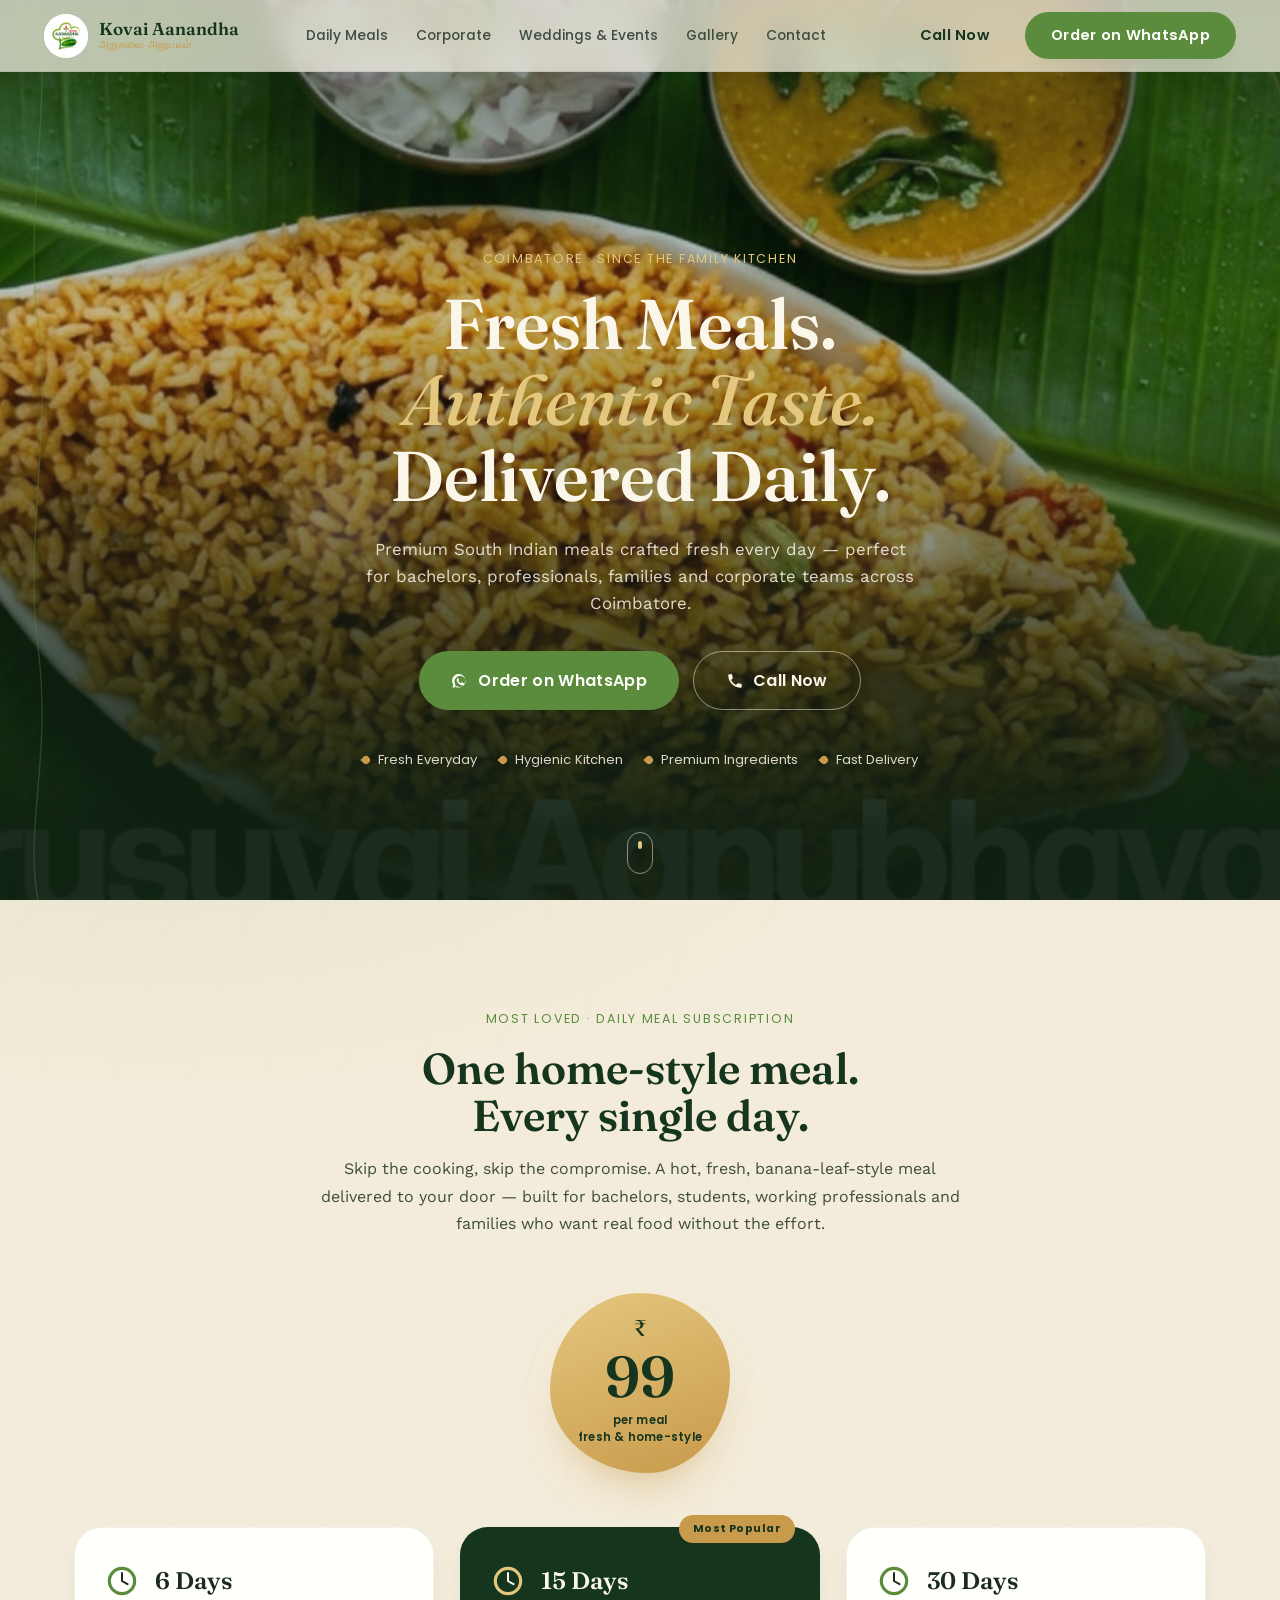
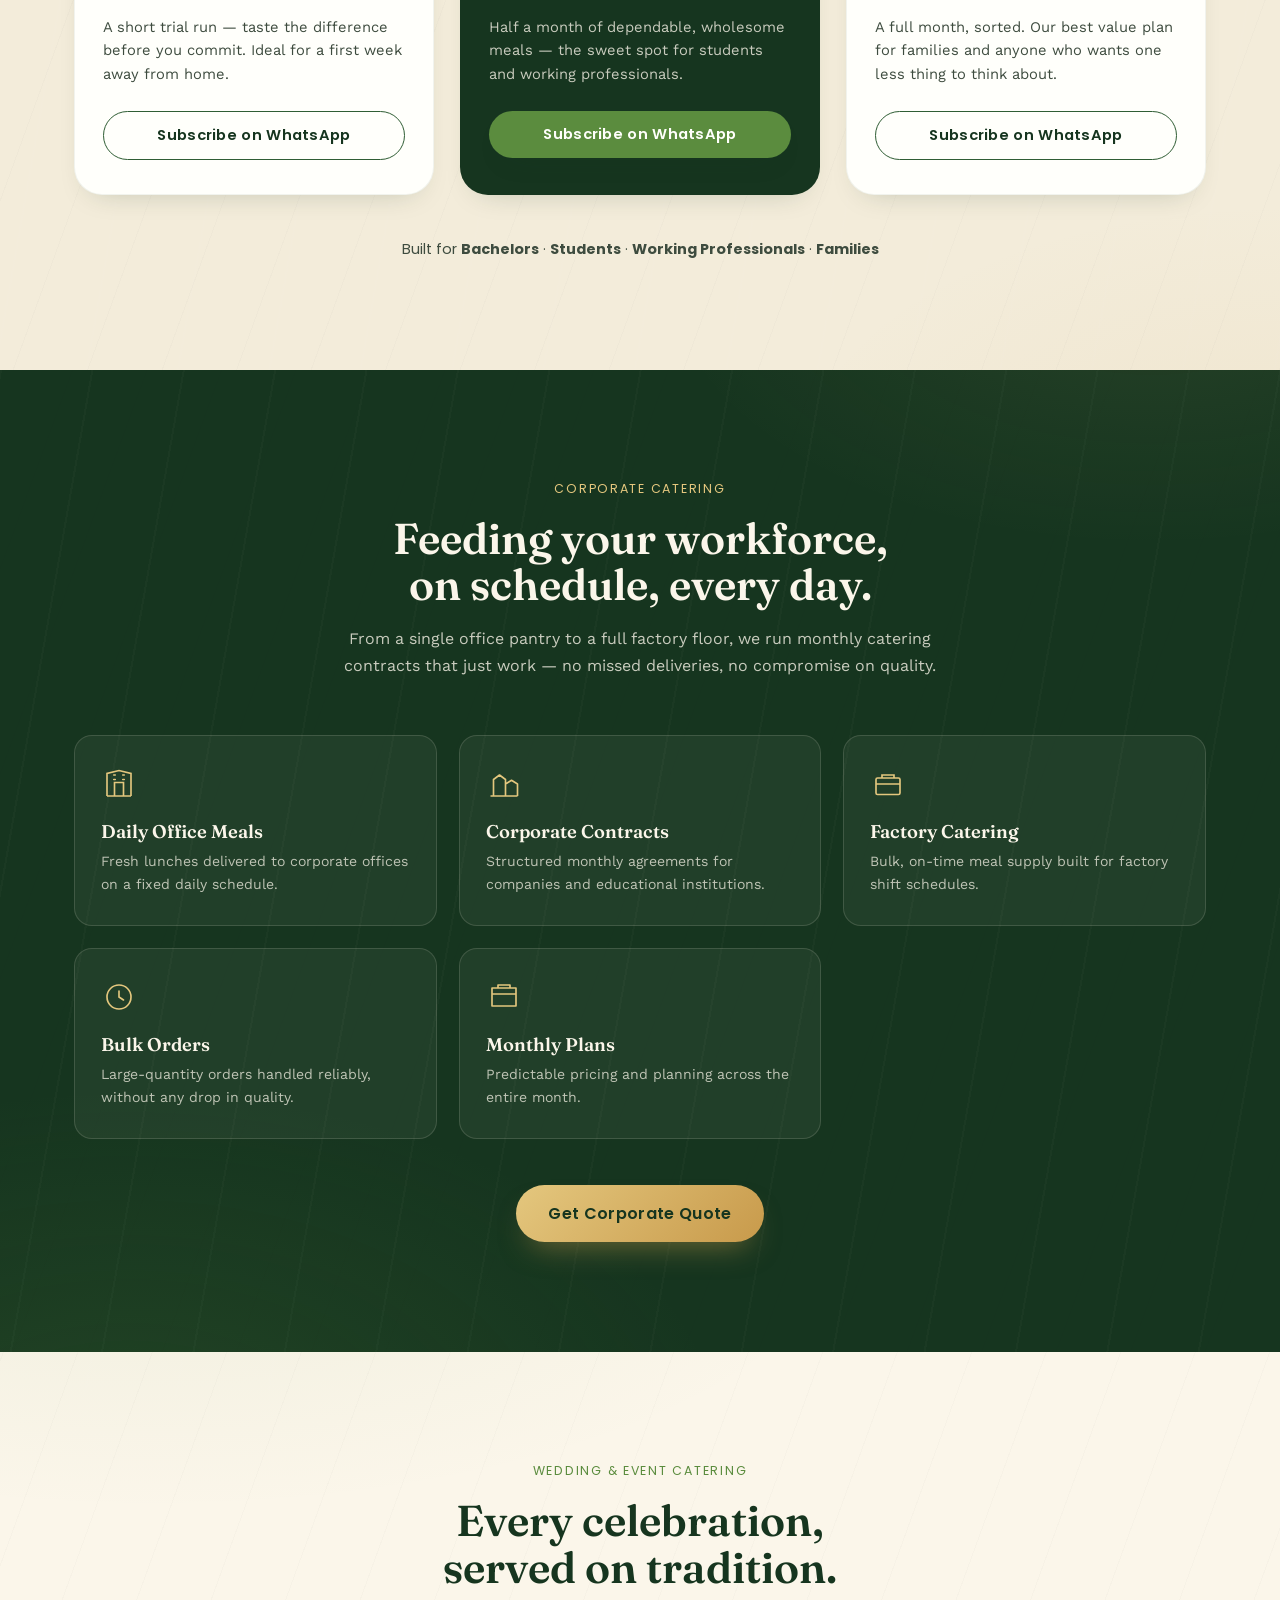
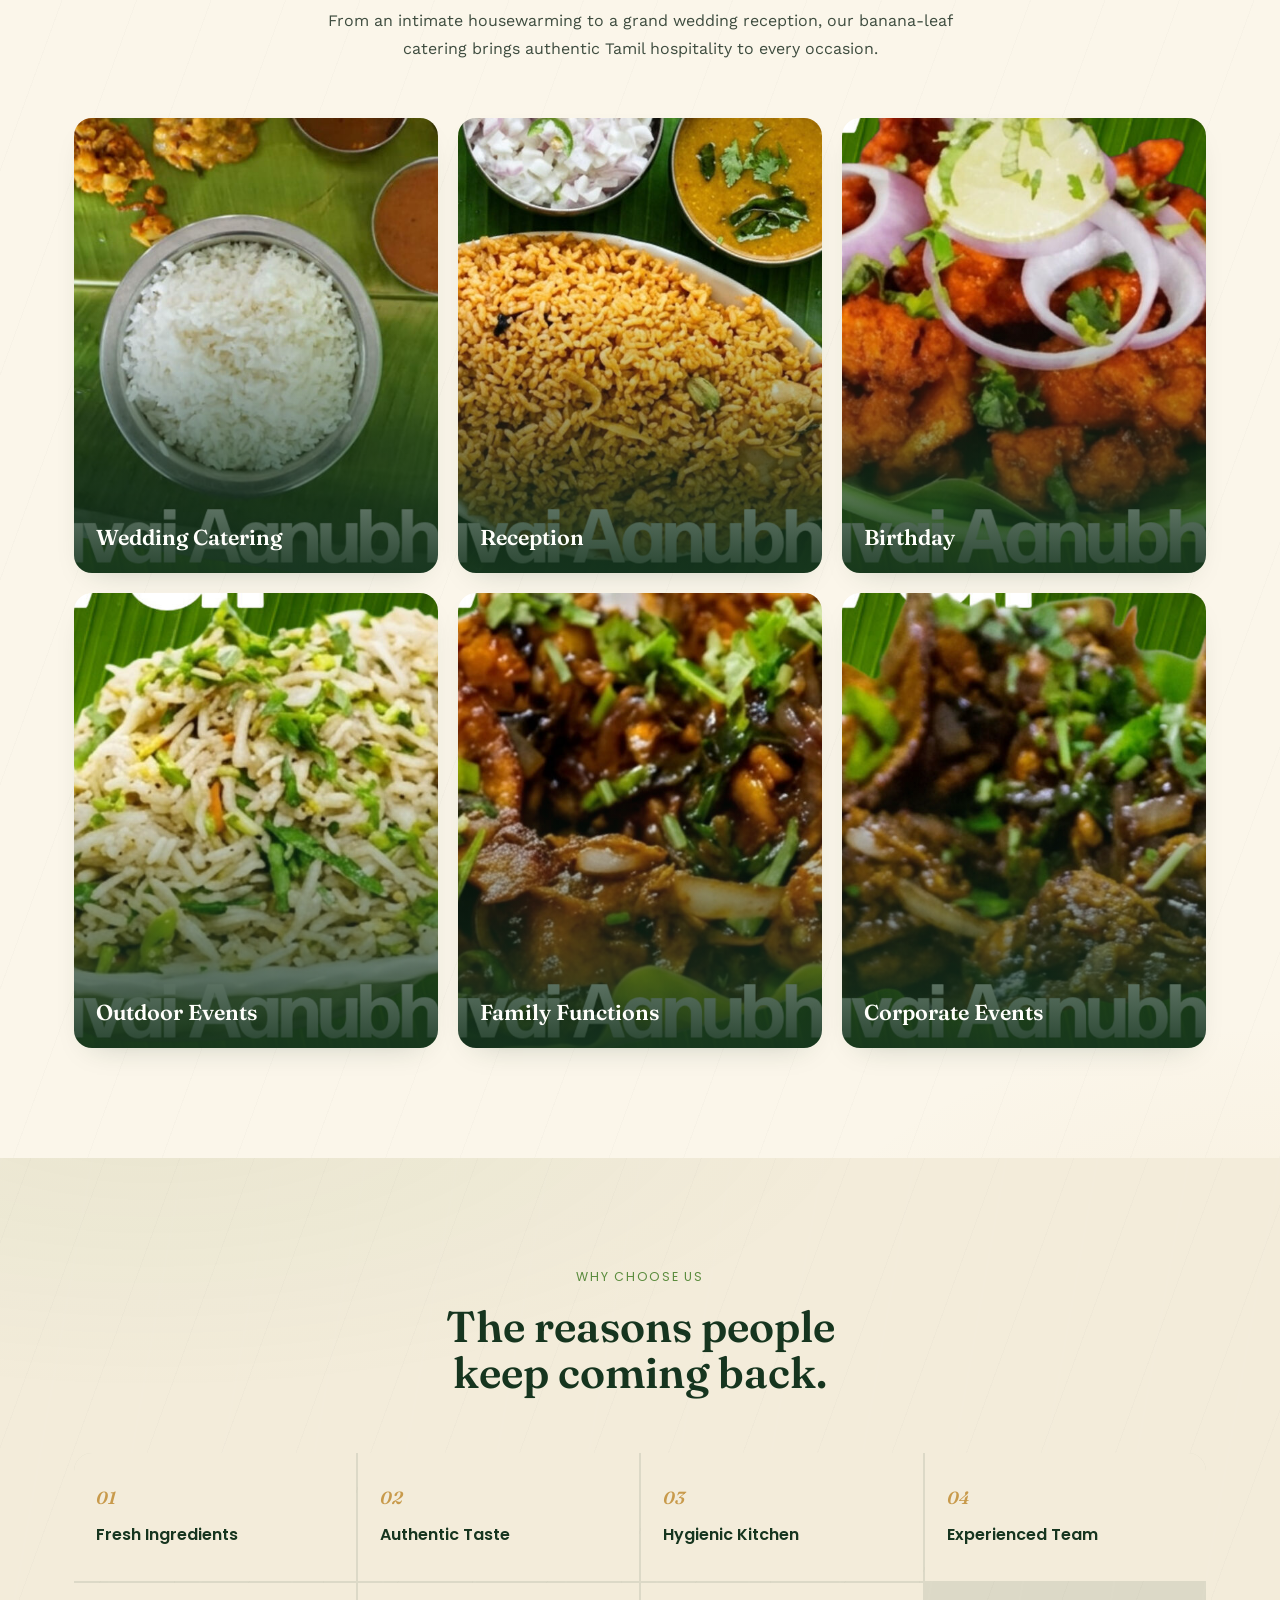
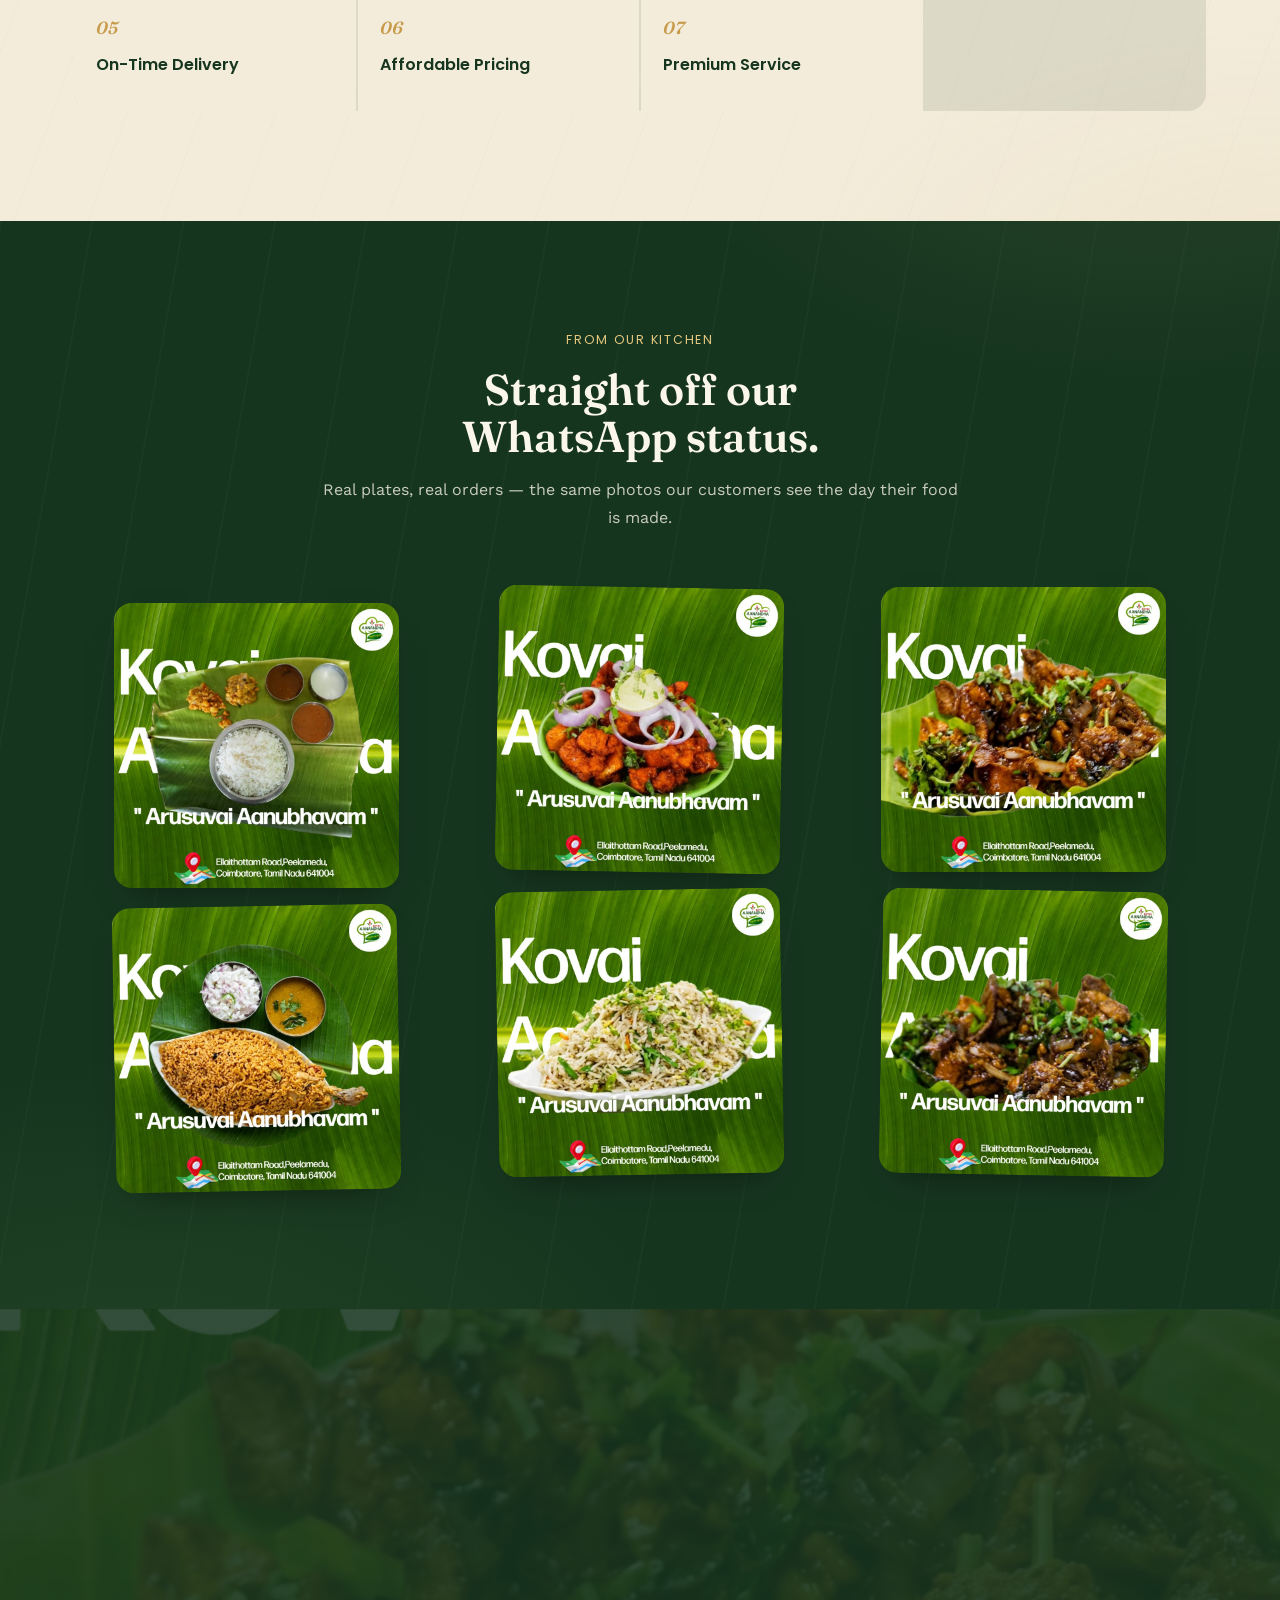
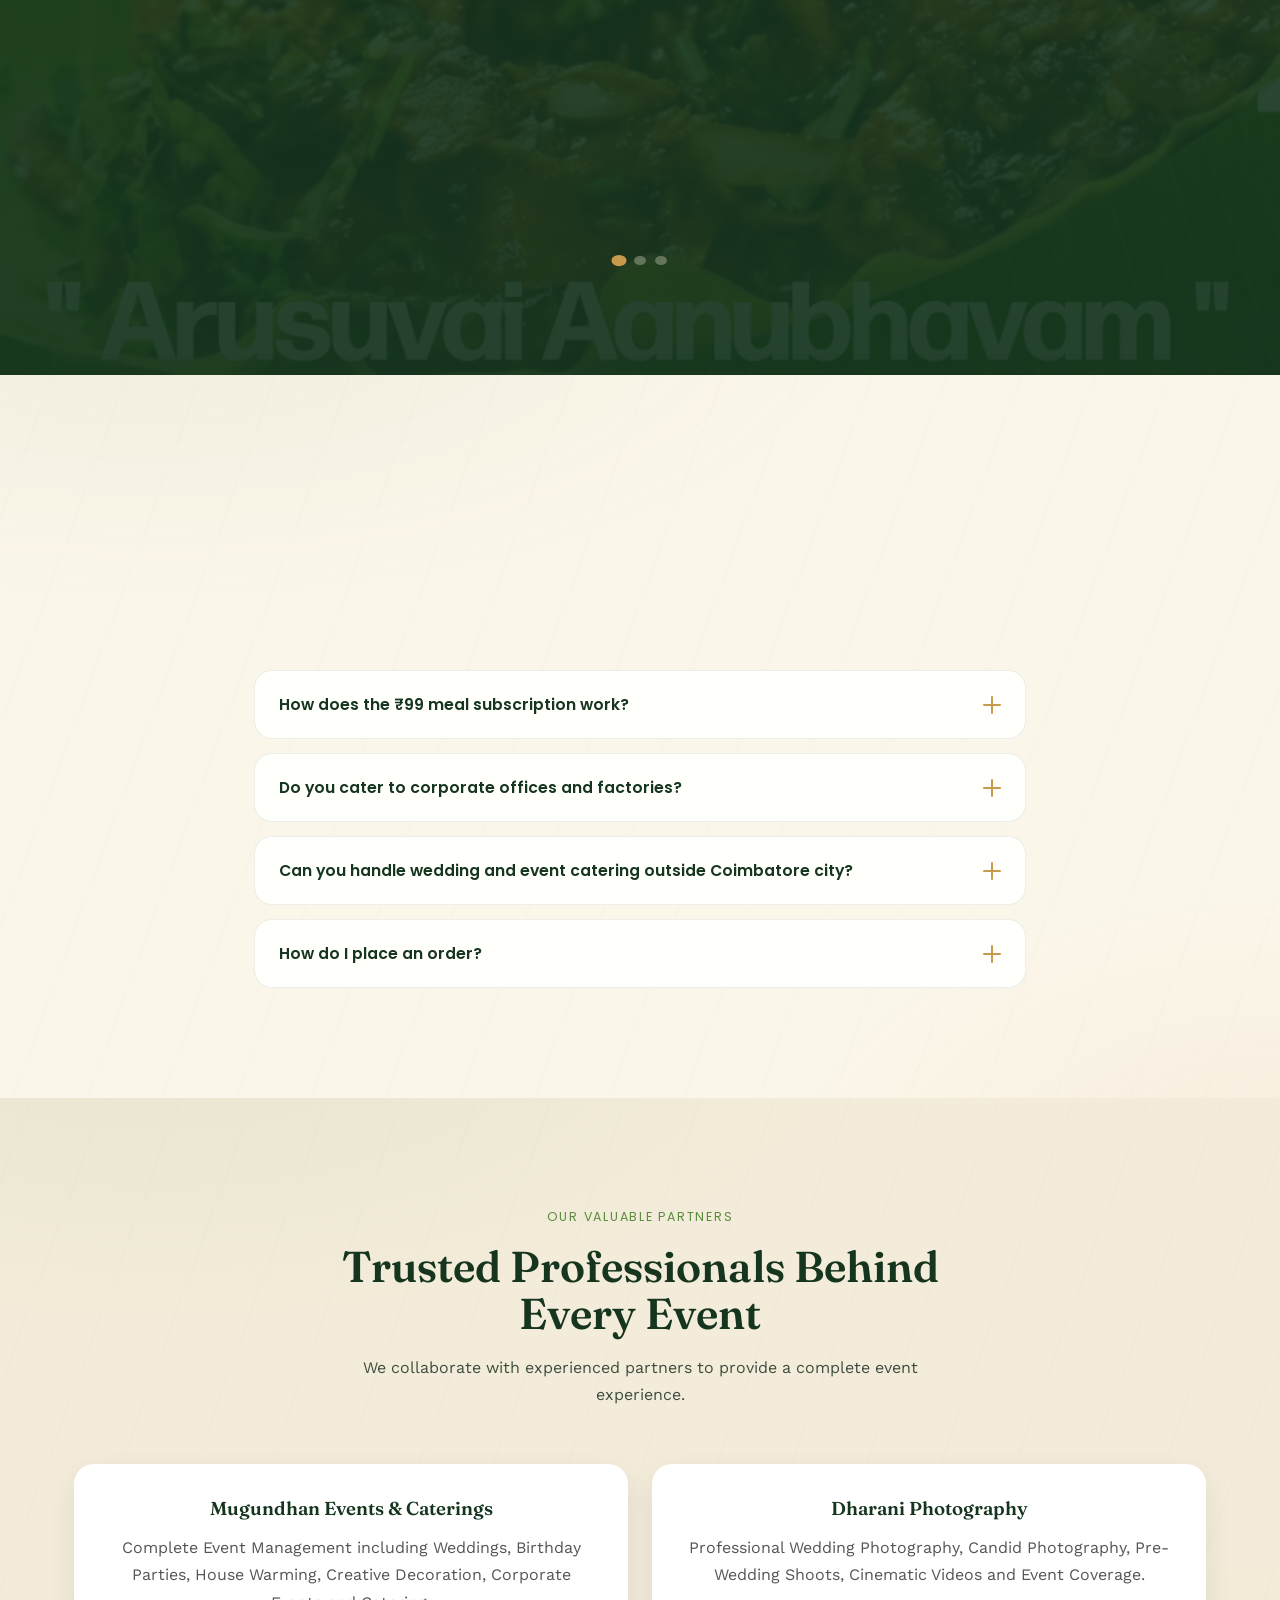
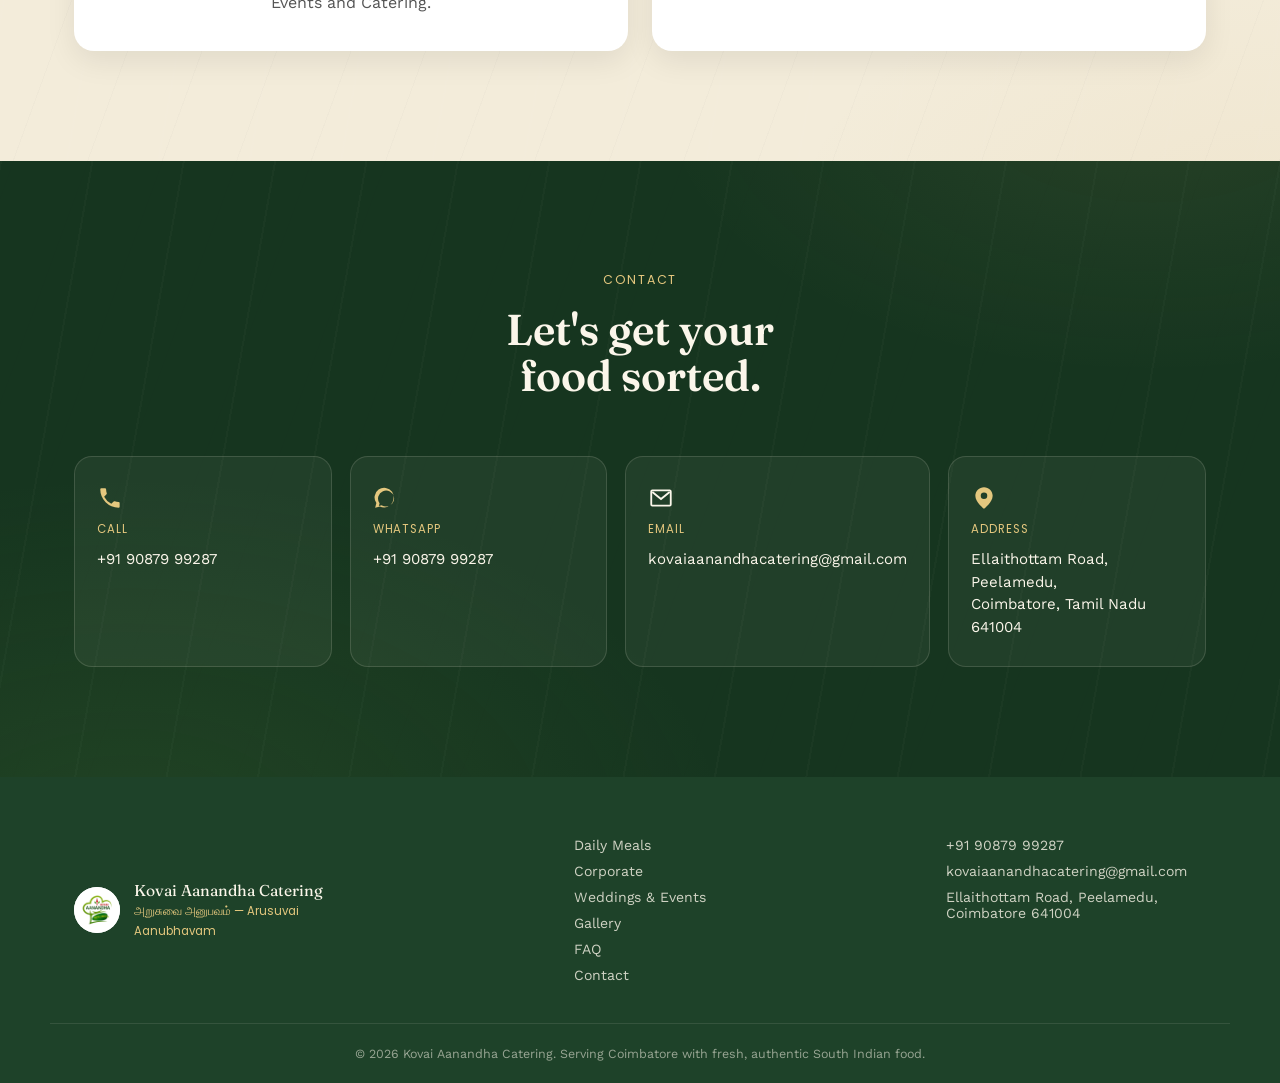
<file: index.html>
<!DOCTYPE html>
<html lang="en">
<head>
<meta charset="UTF-8">
<meta name="viewport" content="width=device-width, initial-scale=1.0">
<title>Kovai Aanandha Catering | Fresh South Indian Meals &amp; Catering in Coimbatore</title>
<meta name="description" content="₹99 fresh home-style meal subscriptions, corporate catering and wedding &amp; event catering in Coimbatore. Authentic South Indian food, delivered daily. Order on WhatsApp.">
<meta name="keywords" content="Catering in Coimbatore, Daily Meals Coimbatore, Corporate Catering Coimbatore, Wedding Catering Coimbatore, Banana Leaf Meals, South Indian Catering, Fresh Meals, Meal Subscription Coimbatore">
<link rel="icon" href="assets/img/favicon.png" type="image/png">

<!-- Open Graph -->
<meta property="og:title" content="Kovai Aanandha Catering — Arusuvai Aanubhavam">
<meta property="og:description" content="Fresh South Indian meals delivered daily in Coimbatore. ₹99 meal subscriptions, corporate &amp; wedding catering.">
<meta property="og:image" content="assets/img/dish-thali-clean.jpg">
<meta property="og:type" content="website">

<link rel="preconnect" href="https://fonts.googleapis.com">
<link rel="preconnect" href="https://fonts.gstatic.com" crossorigin>
<link href="https://fonts.googleapis.com/css2?family=Fraunces:ital,opsz,wght@0,9..144,400;0,9..144,500;0,9..144,600;1,9..144,500;1,9..144,600&family=Work+Sans:wght@400;500;600&family=Poppins:wght@500;600;700&display=swap" rel="stylesheet">

<link rel="stylesheet" href="styles.css">
</head>
<body>

<!-- ============ LEAF VEIN PROGRESS (signature element, desktop) ============ -->
<div class="vein-rail" aria-hidden="true">
  <svg class="vein-line" viewBox="0 0 40 1000" preserveAspectRatio="none">
    <path d="M20,0 C34,120 6,240 20,360 C34,480 6,600 20,720 C34,840 6,920 20,1000" />
  </svg>
  <div class="vein-progress"></div>
</div>

<!-- ============ HEADER ============ -->
<header class="site-header" id="top">
  <div class="header-inner">
    <a href="#top" class="brand">
      <img src="logo-1.jpg" alt="Kovai Aanandha Catering logo" class="brand-logo">
      <span class="brand-text">
        <span class="brand-name">Kovai Aanandha</span>
        <span class="brand-tag">அறுசுவை அனுபவம்</span>
      </span>
    </a>

    <nav class="main-nav" id="mainNav">
      <a href="#subscription">Daily Meals</a>
      <a href="#corporate">Corporate</a>
      <a href="#events">Weddings &amp; Events</a>
      <a href="#gallery">Gallery</a>
      <a href="#contact">Contact</a>
    </nav>

    <div class="header-actions">
      <a href="tel:+919087999287" class="btn btn-ghost header-call">Call Now</a>
      <a href="https://wa.me/919087999287?text=Hello%20Kovai%20Aanandha%20Catering%2C%20I%20would%20like%20to%20know%20more%20about%20your%20food%20services.%20Please%20share%20the%20details." class="btn btn-primary header-whatsapp" target="_blank" rel="noopener">Order on WhatsApp</a>
      <button class="nav-toggle" id="navToggle" aria-label="Open menu" aria-expanded="false">
        <span></span><span></span><span></span>
      </button>
    </div>
  </div>
</header>

<main>

  <!-- ============ HERO ============ -->
  <section class="hero" id="hero">
    <div class="hero-media">
      <img src="dish-biryani-clean.jpg" alt="Signature biryani served on a banana leaf with onion salad and sambar" class="hero-img">
      <div class="hero-scrim"></div>
      <div class="steam s1" aria-hidden="true"></div>
      <div class="steam s2" aria-hidden="true"></div>
      <div class="steam s3" aria-hidden="true"></div>
    </div>

    <div class="hero-content reveal">
      <p class="eyebrow">Coimbatore &middot; Since the family kitchen</p>
      <h1 class="hero-title">
        Fresh Meals.<br>
        <em>Authentic Taste.</em><br>
        Delivered Daily.
      </h1>
      <p class="hero-sub">Premium South Indian meals crafted fresh every day — perfect for bachelors, professionals, families and corporate teams across Coimbatore.</p>

      <div class="hero-ctas">
        <a href="https://wa.me/919087999287?text=Hello%20Kovai%20Aanandha%20Catering%2C%20I%20would%20like%20to%20know%20more%20about%20your%20food%20services.%20Please%20share%20the%20details." class="btn btn-primary btn-lg ripple" target="_blank" rel="noopener">
          <svg viewBox="0 0 24 24" class="ico"><path d="M17.6 6.3A8.9 8.9 0 0 0 3.1 16.7L2 21l4.4-1.1a8.9 8.9 0 0 0 12.6-8.1 8.9 8.9 0 0 0-1.4-5.5Zm-5.5 13.6a7.4 7.4 0 0 1-3.8-1l-.3-.2-2.6.7.7-2.5-.2-.3a7.4 7.4 0 1 1 6.2 3.3Zm4-5.5c-.2-.1-1.3-.7-1.5-.7-.2-.1-.4-.1-.5.1s-.6.7-.7.9-.3.2-.5.1a6 6 0 0 1-1.8-1.1 6.7 6.7 0 0 1-1.2-1.5c-.1-.2 0-.4.1-.5l.4-.4c.1-.1.1-.2.2-.4a.4.4 0 0 0 0-.4c-.1-.1-.5-1.2-.7-1.7-.2-.4-.4-.4-.5-.4h-.5a.9.9 0 0 0-.6.3 2.7 2.7 0 0 0-.8 2c0 1.2.8 2.3 1 2.5.1.2 1.9 2.9 4.6 4a15 15 0 0 0 1.5.6c.7.2 1.3.2 1.7.1.5-.1 1.5-.6 1.7-1.2.2-.6.2-1.1.2-1.2-.1-.1-.2-.2-.5-.3Z"/></svg>
          Order on WhatsApp
        </a>
        <a href="tel:+919087999287" class="btn btn-outline btn-lg ripple">
          <svg viewBox="0 0 24 24" class="ico"><path d="M6.6 10.8a15.9 15.9 0 0 0 6.6 6.6l2.2-2.2a1 1 0 0 1 1-.2 11 11 0 0 0 3.5.6 1 1 0 0 1 1 1V20a1 1 0 0 1-1 1A17 17 0 0 1 3 4a1 1 0 0 1 1-1h3.4a1 1 0 0 1 1 1 11 11 0 0 0 .6 3.5 1 1 0 0 1-.2 1l-2.2 2.3Z"/></svg>
          Call Now
        </a>
      </div>

      <ul class="trust-badges">
        <li><span class="leaf-dot"></span>Fresh Everyday</li>
        <li><span class="leaf-dot"></span>Hygienic Kitchen</li>
        <li><span class="leaf-dot"></span>Premium Ingredients</li>
        <li><span class="leaf-dot"></span>Fast Delivery</li>
      </ul>
    </div>

    <a href="#subscription" class="scroll-cue" aria-label="Scroll to subscription section">
      <span></span>
    </a>
  </section>

  <!-- ============ SUBSCRIPTION ============ -->
  <section class="section section-cream" id="subscription">
    <div class="container">
      <div class="section-head reveal">
        <p class="eyebrow eyebrow-dark">Most loved &middot; Daily Meal Subscription</p>
        <h2 class="section-title">One home-style meal.<br>Every single day.</h2>
        <p class="section-sub">Skip the cooking, skip the compromise. A hot, fresh, banana-leaf-style meal delivered to your door — built for bachelors, students, working professionals and families who want real food without the effort.</p>
      </div>

      <div class="price-badge reveal">
        <span class="price-currency">₹</span><span class="price-num">99</span>
        <span class="price-label">per meal<br>fresh &amp; home-style</span>
      </div>

      <div class="sub-cards">
        <article class="sub-card reveal">
          <div class="sub-card-top">
            <svg class="sub-icon" viewBox="0 0 48 48"><path d="M24 6a18 18 0 1 0 0 36 18 18 0 0 0 0-36Zm0 4a14 14 0 1 1 0 28 14 14 0 0 1 0-28Z"/><path d="M24 14v10l7 4" fill="none" stroke="currentColor" stroke-width="2.5" stroke-linecap="round"/></svg>
            <span class="sub-days">6 Days</span>
          </div>
          <p class="sub-desc">A short trial run — taste the difference before you commit. Ideal for a first week away from home.</p>
          <a href="https://wa.me/919087999287?text=Hello%20Kovai%20Aanandha%20Catering%2C%20I%20would%20like%20to%20know%20more%20about%20your%20food%20services.%20Please%20share%20the%20details." class="btn btn-outline btn-block ripple" target="_blank" rel="noopener">Subscribe on WhatsApp</a>
        </article>

        <article class="sub-card sub-card-featured reveal">
          <span class="sub-ribbon">Most Popular</span>
          <div class="sub-card-top">
            <svg class="sub-icon" viewBox="0 0 48 48"><path d="M24 6a18 18 0 1 0 0 36 18 18 0 0 0 0-36Zm0 4a14 14 0 1 1 0 28 14 14 0 0 1 0-28Z"/><path d="M24 14v10l7 4" fill="none" stroke="currentColor" stroke-width="2.5" stroke-linecap="round"/></svg>
            <span class="sub-days">15 Days</span>
          </div>
          <p class="sub-desc">Half a month of dependable, wholesome meals — the sweet spot for students and working professionals.</p>
          <a href="https://wa.me/919087999287?text=Hello%20Kovai%20Aanandha%20Catering%2C%20I%20would%20like%20to%20know%20more%20about%20your%20food%20services.%20Please%20share%20the%20details." class="btn btn-primary btn-block ripple" target="_blank" rel="noopener">Subscribe on WhatsApp</a>
        </article>

        <article class="sub-card reveal">
          <div class="sub-card-top">
            <svg class="sub-icon" viewBox="0 0 48 48"><path d="M24 6a18 18 0 1 0 0 36 18 18 0 0 0 0-36Zm0 4a14 14 0 1 1 0 28 14 14 0 0 1 0-28Z"/><path d="M24 14v10l7 4" fill="none" stroke="currentColor" stroke-width="2.5" stroke-linecap="round"/></svg>
            <span class="sub-days">30 Days</span>
          </div>
          <p class="sub-desc">A full month, sorted. Our best value plan for families and anyone who wants one less thing to think about.</p>
          <a href="https://wa.me/919087999287?text=Hello%20Kovai%20Aanandha%20Catering%2C%20I%20would%20like%20to%20know%20more%20about%20your%20food%20services.%20Please%20share%20the%20details." class="btn btn-outline btn-block ripple" target="_blank" rel="noopener">Subscribe on WhatsApp</a>
        </article>
      </div>

      <p class="sub-audience reveal">Built for <strong>Bachelors</strong> &middot; <strong>Students</strong> &middot; <strong>Working Professionals</strong> &middot; <strong>Families</strong></p>
    </div>
  </section>

  <!-- ============ CORPORATE ============ -->
  <section class="section section-deep" id="corporate">
    <div class="container">
      <div class="section-head reveal">
        <p class="eyebrow eyebrow-gold">Corporate Catering</p>
        <h2 class="section-title section-title-light">Feeding your workforce,<br>on schedule, every day.</h2>
        <p class="section-sub section-sub-light">From a single office pantry to a full factory floor, we run monthly catering contracts that just work — no missed deliveries, no compromise on quality.</p>
      </div>

      <div class="corp-grid">
        <div class="corp-card reveal">
          <svg class="corp-icon" viewBox="0 0 48 48"><path d="M8 40V10l16-4 16 4v30" fill="none" stroke="currentColor" stroke-width="2.2"/><path d="M8 40h32M18 40V22h12v18" fill="none" stroke="currentColor" stroke-width="2.2"/><path d="M17 12h2M29 12h2M17 18h2M29 18h2" stroke="currentColor" stroke-width="2.2" stroke-linecap="round"/></svg>
          <h3>Daily Office Meals</h3>
          <p>Fresh lunches delivered to corporate offices on a fixed daily schedule.</p>
        </div>
        <div class="corp-card reveal">
          <svg class="corp-icon" viewBox="0 0 48 48"><path d="M6 40h36M10 40V18l8-6 8 6v22M26 40V24l8-5 8 5v16" fill="none" stroke="currentColor" stroke-width="2.2" stroke-linejoin="round"/></svg>
          <h3>Corporate Contracts</h3>
          <p>Structured monthly agreements for companies and educational institutions.</p>
        </div>
        <div class="corp-card reveal">
          <svg class="corp-icon" viewBox="0 0 48 48"><rect x="8" y="16" width="32" height="22" rx="2" fill="none" stroke="currentColor" stroke-width="2.2"/><path d="M16 16v-4h16v4M8 24h32" stroke="currentColor" stroke-width="2.2" fill="none"/></svg>
          <h3>Factory Catering</h3>
          <p>Bulk, on-time meal supply built for factory shift schedules.</p>
        </div>
        <div class="corp-card reveal">
          <svg class="corp-icon" viewBox="0 0 48 48"><circle cx="24" cy="24" r="16" fill="none" stroke="currentColor" stroke-width="2.2"/><path d="M24 16v8l6 4" fill="none" stroke="currentColor" stroke-width="2.2" stroke-linecap="round"/></svg>
          <h3>Bulk Orders</h3>
          <p>Large-quantity orders handled reliably, without any drop in quality.</p>
        </div>
        <div class="corp-card reveal">
          <svg class="corp-icon" viewBox="0 0 48 48"><path d="M8 12h32v24H8zM8 20h32M16 12v-4h16v4" fill="none" stroke="currentColor" stroke-width="2.2" stroke-linejoin="round"/></svg>
          <h3>Monthly Plans</h3>
          <p>Predictable pricing and planning across the entire month.</p>
        </div>
      </div>

      <div class="reveal corp-cta">
        <a href="https://wa.me/919087999287?text=Hello%20Kovai%20Aanandha%20Catering%2C%20I%20would%20like%20a%20corporate%20catering%20quote%20for%20my%20office%2Ffactory." class="btn btn-gold btn-lg ripple" target="_blank" rel="noopener">Get Corporate Quote</a>
      </div>
    </div>
  </section>

  <!-- ============ EVENTS ============ -->
  <section class="section section-ivory" id="events">
    <div class="container">
      <div class="section-head reveal">
        <p class="eyebrow eyebrow-dark">Wedding &amp; Event Catering</p>
        <h2 class="section-title">Every celebration,<br>served on tradition.</h2>
        <p class="section-sub">From an intimate housewarming to a grand wedding reception, our banana-leaf catering brings authentic Tamil hospitality to every occasion.</p>
      </div>

      <div class="event-grid">
        <div class="event-card reveal" style="background-image:linear-gradient(180deg, rgba(22,53,31,0) 40%, rgba(22,53,31,.92) 100%), url('dish-thali-clean.jpg')">
          <span>Wedding Catering</span>
        </div>
        <div class="event-card reveal" style="background-image:linear-gradient(180deg, rgba(22,53,31,0) 40%, rgba(22,53,31,.92) 100%), url('dish-biryani-clean.jpg')">
          <span>Reception</span>
        </div>
        <div class="event-card reveal" style="background-image:linear-gradient(180deg, rgba(22,53,31,0) 40%, rgba(22,53,31,.92) 100%), url('dish-chicken-65-clean.jpg')">
          <span>Birthday</span>
        </div>
        <div class="event-card reveal" style="background-image:linear-gradient(180deg, rgba(22,53,31,0) 40%, rgba(22,53,31,.92) 100%), url('dish-fried-rice-clean.jpg')">
          <span>Outdoor Events</span>
        </div>
        <div class="event-card reveal" style="background-image:linear-gradient(180deg, rgba(22,53,31,0) 40%, rgba(22,53,31,.92) 100%), url('dish-chicken-fry-1-clean.jpg')">
          <span>Family Functions</span>
        </div>
        <div class="event-card reveal" style="background-image:linear-gradient(180deg, rgba(22,53,31,0) 40%, rgba(22,53,31,.92) 100%), url('dish-chicken-fry-2-clean.jpg')">
          <span>Corporate Events</span>
        </div>
      </div>
    </div>
  </section>

  <!-- ============ WHY CHOOSE US ============ -->
  <section class="section section-cream" id="why">
    <div class="container">
      <div class="section-head reveal">
        <p class="eyebrow eyebrow-dark">Why Choose Us</p>
        <h2 class="section-title">The reasons people<br>keep coming back.</h2>
      </div>

      <ul class="why-grid">
        <li class="reveal"><span class="why-mark">01</span>Fresh Ingredients</li>
        <li class="reveal"><span class="why-mark">02</span>Authentic Taste</li>
        <li class="reveal"><span class="why-mark">03</span>Hygienic Kitchen</li>
        <li class="reveal"><span class="why-mark">04</span>Experienced Team</li>
        <li class="reveal"><span class="why-mark">05</span>On-Time Delivery</li>
        <li class="reveal"><span class="why-mark">06</span>Affordable Pricing</li>
        <li class="reveal"><span class="why-mark">07</span>Premium Service</li>
      </ul>
    </div>
  </section>

  <!-- ============ GALLERY ============ -->
  <section class="section section-deep" id="gallery">
    <div class="container">
      <div class="section-head reveal">
        <p class="eyebrow eyebrow-gold">From Our Kitchen</p>
        <h2 class="section-title section-title-light">Straight off our<br>WhatsApp status.</h2>
        <p class="section-sub section-sub-light">Real plates, real orders — the same photos our customers see the day their food is made.</p>
      </div>

      <div class="masonry reveal">
        <figure class="mason-item"><img src="dish-thali.jpg" alt="Traditional banana leaf meal with rice, sambar, rasam and curries" loading="lazy"></figure>
        <figure class="mason-item"><img src="dish-biryani.jpg" alt="Chicken biryani with leg piece, onion salad and sambar" loading="lazy"></figure>
        <figure class="mason-item"><img src="dish-chicken-65.jpg" alt="Crispy chicken 65 garnished with onions and lemon" loading="lazy"></figure>
        <figure class="mason-item"><img src="dish-fried-rice.jpg" alt="Vegetable fried rice with fresh herbs" loading="lazy"></figure>
        <figure class="mason-item"><img src="dish-chicken-fry-1.jpg" alt="Kongu-style dry chicken fry" loading="lazy"></figure>
        <figure class="mason-item"><img src="dish-chicken-fry-2.jpg" alt="Spicy dry fried chicken with curry leaves" loading="lazy"></figure>
      </div>
    </div>
  </section>

  <!-- ============ TESTIMONIALS ============ -->
  <section class="section section-testimonial" id="testimonials" style="background-image:linear-gradient(180deg, rgba(22,53,31,.88), rgba(22,53,31,.94)), url('dish-chicken-fry-1-clean.jpg')">
    <div class="container">
      <div class="section-head reveal">
        <p class="eyebrow eyebrow-gold">Testimonials</p>
        <h2 class="section-title section-title-light">Trusted by bachelors,<br>families &amp; companies.</h2>
      </div>

      <div class="testi-track reveal">
        <div class="testi-slide">
          <div class="testi-card glass">
            <div class="stars">★★★★★</div>
            <p>“I moved to Coimbatore for work and was tired of eating out. The 30-day plan feels exactly like home food. Never missed a single day.”</p>
            <span class="testi-name">— Working Professional, Peelamedu</span>
          </div>
        </div>
        <div class="testi-slide">
          <div class="testi-card glass">
            <div class="stars">★★★★★</div>
            <p>“We put our entire factory shift on their monthly contract. On-time every day, and the quality never dropped even for 200+ plates.”</p>
            <span class="testi-name">— Operations Manager, Coimbatore</span>
          </div>
        </div>
        <div class="testi-slide">
          <div class="testi-card glass">
            <div class="stars">★★★★★</div>
            <p>“Catered my daughter's housewarming. The banana leaf spread looked and tasted exactly like a proper Tamil function should.”</p>
            <span class="testi-name">— Homeowner, Coimbatore</span>
          </div>
        </div>
      </div>

      <div class="testi-dots" id="testiDots"></div>
    </div>
  </section>

  <!-- ============ FAQ ============ -->
  <section class="section section-ivory" id="faq">
    <div class="container container-narrow">
      <div class="section-head reveal">
        <p class="eyebrow eyebrow-dark">FAQ</p>
        <h2 class="section-title">Common questions,<br>answered simply.</h2>
      </div>

      <div class="accordion reveal">
        <div class="acc-item">
          <button class="acc-trigger" aria-expanded="false">
            How does the ₹99 meal subscription work?
            <span class="acc-icon"></span>
          </button>
          <div class="acc-panel">
            <p>Choose a 6, 15 or 30-day plan on WhatsApp, confirm your delivery address and timing, and we deliver one fresh home-style meal every day for the duration of your plan.</p>
          </div>
        </div>
        <div class="acc-item">
          <button class="acc-trigger" aria-expanded="false">
            Do you cater to corporate offices and factories?
            <span class="acc-icon"></span>
          </button>
          <div class="acc-panel">
            <p>Yes — we run monthly contracts for corporate offices, factories and educational institutions, with daily bulk delivery scheduled to your shift or lunch timing.</p>
          </div>
        </div>
        <div class="acc-item">
          <button class="acc-trigger" aria-expanded="false">
            Can you handle wedding and event catering outside Coimbatore city?
            <span class="acc-icon"></span>
          </button>
          <div class="acc-panel">
            <p>We cover the wider Coimbatore service area for weddings, receptions, birthdays and outdoor events. Share your venue location on WhatsApp and we'll confirm availability.</p>
          </div>
        </div>
        <div class="acc-item">
          <button class="acc-trigger" aria-expanded="false">
            How do I place an order?
            <span class="acc-icon"></span>
          </button>
          <div class="acc-panel">
            <p>Tap any "Order on WhatsApp" button on this page, or call us directly. Our team will confirm your plan, quantity and delivery details right away.</p>
          </div>
        </div>
      </div>
    </div>
  </section>

  <!-- ============ VALUABLE PARTNERS ============ -->
<section class="section section-cream" id="partners">
  <div class="container">

    <div class="section-head reveal">
      <p class="eyebrow eyebrow-dark">Our Valuable Partners</p>
      <h2 class="section-title">Trusted Professionals Behind Every Event</h2>
      <p class="section-sub">
        We collaborate with experienced partners to provide a complete event experience.
      </p>
    </div>

    <div class="partners-grid">

      <div class="partner-box reveal">
        <h3>Mugundhan Events & Caterings</h3>
        <p>
          Complete Event Management including Weddings, Birthday Parties,
          House Warming, Creative Decoration, Corporate Events and Catering.
        </p>
      </div>

      <div class="partner-box reveal">
        <h3>Dharani Photography</h3>
        <p>
          Professional Wedding Photography, Candid Photography,
          Pre-Wedding Shoots, Cinematic Videos and Event Coverage.
        </p>
      </div>

    </div>

  </div>
</section>
  
  <!-- ============ CONTACT ============ -->
  <section class="section section-deep" id="contact">
    <div class="container">
      <div class="section-head reveal">
        <p class="eyebrow eyebrow-gold">Contact</p>
        <h2 class="section-title section-title-light">Let's get your<br>food sorted.</h2>
      </div>

      <div class="contact-grid reveal">
        <a class="contact-card ripple" href="tel:+919087999287">
          <svg class="contact-icon" viewBox="0 0 24 24"><path d="M6.6 10.8a15.9 15.9 0 0 0 6.6 6.6l2.2-2.2a1 1 0 0 1 1-.2 11 11 0 0 0 3.5.6 1 1 0 0 1 1 1V20a1 1 0 0 1-1 1A17 17 0 0 1 3 4a1 1 0 0 1 1-1h3.4a1 1 0 0 1 1 1 11 11 0 0 0 .6 3.5 1 1 0 0 1-.2 1l-2.2 2.3Z"/></svg>
          <span class="contact-label">Call</span>
          <span class="contact-value">+91 90879 99287</span>
        </a>
        <a class="contact-card ripple" href="https://wa.me/919087999287?text=Hello%20Kovai%20Aanandha%20Catering%2C%20I%20would%20like%20to%20know%20more%20about%20your%20food%20services.%20Please%20share%20the%20details." target="_blank" rel="noopener">
          <svg class="contact-icon" viewBox="0 0 24 24"><path d="M17.6 6.3A8.9 8.9 0 0 0 3.1 16.7L2 21l4.4-1.1a8.9 8.9 0 0 0 12.6-8.1 8.9 8.9 0 0 0-1.4-5.5Zm-5.5 13.6a7.4 7.4 0 0 1-3.8-1l-.3-.2-2.6.7.7-2.5-.2-.3a7.4 7.4 0 1 1 6.2 3.3Z"/></svg>
          <span class="contact-label">WhatsApp</span>
          <span class="contact-value">+91 90879 99287</span>
        </a>
        <a class="contact-card ripple" href="mailto:kovaiaanandhacatering@gmail.com">
          <svg class="contact-icon" viewBox="0 0 24 24"><path d="M4 5h16a1 1 0 0 1 1 1v12a1 1 0 0 1-1 1H4a1 1 0 0 1-1-1V6a1 1 0 0 1 1-1Z" fill="none" stroke="currentColor" stroke-width="1.7"/><path d="m4 6.5 8 6.5 8-6.5" fill="none" stroke="currentColor" stroke-width="1.7"/></svg>
          <span class="contact-label">Email</span>
          <span class="contact-value">kovaiaanandhacatering@gmail.com</span>
        </a>
        <a class="contact-card ripple" href="https://maps.app.goo.gl/YW1JQSxshw2XZspD8" target="_blank" rel="noopener">
          <svg class="contact-icon" viewBox="0 0 24 24"><path d="M12 2C7.6 2 4 5.6 4 10c0 6 8 12 8 12s8-6 8-12c0-4.4-3.6-8-8-8Zm0 11a3 3 0 1 1 0-6 3 3 0 0 1 0 6Z"/></svg>
          <span class="contact-label">Address</span>
          <span class="contact-value">Ellaithottam Road, Peelamedu,<br>Coimbatore, Tamil Nadu 641004</span>
        </a>
      </div>
    </div>
  </section>

</main>

<!-- ============ FOOTER ============ -->
<footer class="site-footer">
  <div class="container footer-inner">
    <div class="footer-brand">
      <img src="logo-1.jpg" alt="Kovai Aanandha Catering logo" class="footer-logo">
      <p>Kovai Aanandha Catering<br><span class="footer-tag">அறுசுவை அனுபவம் — Arusuvai Aanubhavam</span></p>
    </div>
    <div class="footer-links">
      <a href="#subscription">Daily Meals</a>
      <a href="#corporate">Corporate</a>
      <a href="#events">Weddings &amp; Events</a>
      <a href="#gallery">Gallery</a>
      <a href="#faq">FAQ</a>
      <a href="#contact">Contact</a>
    </div>
    <div class="footer-contact">
      <a href="tel:+919087999287">+91 90879 99287</a>
      <a href="mailto:kovaiaanandhacatering@gmail.com">kovaiaanandhacatering@gmail.com</a>
      <span>Ellaithottam Road, Peelamedu, Coimbatore 641004</span>
    </div>
  </div>
  <div class="footer-bottom">
    <p>&copy; <span id="year"></span> Kovai Aanandha Catering. Serving Coimbatore with fresh, authentic South Indian food.</p>
  </div>
</footer>

<!-- ============ MOBILE STICKY BAR ============ -->
<div class="mobile-sticky">
  <a href="https://wa.me/919087999287?text=Hello%20Kovai%20Aanandha%20Catering%2C%20I%20would%20like%20to%20know%20more%20about%20your%20food%20services.%20Please%20share%20the%20details." class="sticky-btn sticky-whatsapp ripple" target="_blank" rel="noopener">
    <svg viewBox="0 0 24 24" class="ico"><path d="M17.6 6.3A8.9 8.9 0 0 0 3.1 16.7L2 21l4.4-1.1a8.9 8.9 0 0 0 12.6-8.1 8.9 8.9 0 0 0-1.4-5.5Z"/></svg>
    Order on WhatsApp
  </a>
  <a href="tel:+919087999287" class="sticky-btn sticky-call ripple">
    <svg viewBox="0 0 24 24" class="ico"><path d="M6.6 10.8a15.9 15.9 0 0 0 6.6 6.6l2.2-2.2a1 1 0 0 1 1-.2 11 11 0 0 0 3.5.6 1 1 0 0 1 1 1V20a1 1 0 0 1-1 1A17 17 0 0 1 3 4a1 1 0 0 1 1-1h3.4a1 1 0 0 1 1 1 11 11 0 0 0 .6 3.5 1 1 0 0 1-.2 1l-2.2 2.3Z"/></svg>
    Call
  </a>
</div>

<script src="script.js"></script>
</body>
</html>
</file>
<file: styles.css>
/* ==========================================================================
   KOVAI AANANDHA CATERING — Design tokens
   Palette: banana-leaf green (deep + fresh), warm gold, ivory & cream.
   Display: Fraunces (warm editorial serif) · Body: Work Sans · Labels: Poppins
   ========================================================================== */

:root{
  --leaf-deep:   #16351F;
  --leaf-deep-2: #1E4229;
  --leaf-mid:    #2F5D34;
  --leaf-fresh:  #5B8C3E;
  --gold:        #C89A4B;
  --gold-light:  #E4C77E;
  --ivory:       #FBF6EA;
  --cream:       #F3ECDA;
  --white:       #FFFFFB;
  --ink:         #1C2B1E;
  --ink-soft:    #3E4C3F;

  --font-display: 'Fraunces', serif;
  --font-body: 'Work Sans', sans-serif;
  --font-label: 'Poppins', sans-serif;

  --radius-lg: 28px;
  --radius-md: 18px;
  --radius-sm: 10px;
  --shadow-soft: 0 20px 45px -25px rgba(22,53,31,.35);
  --shadow-card: 0 12px 30px -18px rgba(22,53,31,.28);
  --ease: cubic-bezier(.22,.9,.3,1);
}

*,*::before,*::after{box-sizing:border-box;}
html{scroll-behavior:smooth;}
body{
  margin:0;
  font-family:var(--font-body);
  color:var(--ink);
  background:var(--ivory);
  -webkit-font-smoothing:antialiased;
  overflow-x:hidden;
}
img{max-width:100%;display:block;}
a{color:inherit;text-decoration:none;}
h1,h2,h3{font-family:var(--font-display);margin:0;line-height:1.08;font-weight:600;}
p{margin:0;}
ul{list-style:none;margin:0;padding:0;}
button{font-family:inherit;background:none;border:none;cursor:pointer;color:inherit;}
.container{max-width:1180px;margin:0 auto;padding:0 24px;}
.container-narrow{max-width:820px;}

@media (prefers-reduced-motion: reduce){
  html{scroll-behavior:auto;}
  *{animation-duration:.001ms !important;animation-iteration-count:1 !important;transition-duration:.001ms !important;}
}

/* subtle leaf-vein background texture used on cream/ivory sections */
.section-cream, .section-ivory{
  position:relative;
  background:
    radial-gradient(1200px 500px at 12% -10%, rgba(91,140,62,.07), transparent 60%),
    radial-gradient(900px 500px at 100% 110%, rgba(200,154,75,.08), transparent 55%),
    var(--cream);
}
.section-ivory{background-color:var(--ivory);}
.section-deep{
  background:
    radial-gradient(900px 500px at 90% -10%, rgba(228,199,126,.08), transparent 55%),
    radial-gradient(1000px 600px at 10% 110%, rgba(91,140,62,.16), transparent 60%),
    var(--leaf-deep);
  color:var(--ivory);
}
.section-deep::before, .section-cream::before, .section-ivory::before{
  content:"";
  position:absolute;inset:0;
  background-image:
    repeating-linear-gradient(100deg, rgba(255,255,255,.02) 0 2px, transparent 2px 90px),
    repeating-linear-gradient(-70deg, rgba(0,0,0,.015) 0 1px, transparent 1px 70px);
  pointer-events:none;
}
.section{padding:110px 0;position:relative;overflow:hidden;}
@media (max-width:720px){.section{padding:72px 0;}}

/* ==========================================================================
   Buttons
   ========================================================================== */
.btn{
  display:inline-flex;align-items:center;justify-content:center;gap:9px;
  font-family:var(--font-label);font-weight:600;font-size:.92rem;letter-spacing:.02em;
  padding:13px 26px;border-radius:100px;position:relative;overflow:hidden;
  transition:transform .35s var(--ease), box-shadow .35s var(--ease), background .3s ease;
  white-space:nowrap;
}
.btn .ico{width:18px;height:18px;fill:currentColor;flex:none;}
.btn-lg{padding:16px 32px;font-size:1rem;}
.btn-block{width:100%;}
.btn-primary{background:var(--leaf-fresh);color:var(--white);box-shadow:var(--shadow-card);}
.btn-primary:hover{background:var(--leaf-mid);transform:translateY(-2px);}
.btn-outline{background:transparent;color:var(--leaf-deep);border:1.5px solid var(--leaf-mid);}
.btn-outline:hover{background:var(--leaf-deep);color:var(--ivory);transform:translateY(-2px);}
.btn-ghost{background:transparent;color:var(--leaf-deep);}
.btn-gold{background:linear-gradient(135deg,var(--gold-light),var(--gold));color:var(--leaf-deep);box-shadow:0 16px 30px -14px rgba(200,154,75,.55);}
.btn-gold:hover{transform:translateY(-2px);}
.ripple{position:relative;}
.ripple::after{
  content:"";position:absolute;border-radius:50%;background:rgba(255,255,255,.55);
  width:10px;height:10px;left:var(--rx,50%);top:var(--ry,50%);
  transform:translate(-50%,-50%) scale(0);opacity:0;pointer-events:none;
}
.ripple.rippling::after{animation:ripple .6s var(--ease);}
@keyframes ripple{0%{transform:translate(-50%,-50%) scale(0);opacity:.55;}100%{transform:translate(-50%,-50%) scale(22);opacity:0;}}

/* ==========================================================================
   Header
   ========================================================================== */
.site-header{
  position:fixed;top:0;left:0;right:0;z-index:200;
  background:rgba(251,246,234,.72);
  backdrop-filter:blur(14px) saturate(1.3);
  border-bottom:1px solid rgba(22,53,31,.08);
  transition:background .3s ease;
}
.header-inner{
  max-width:1240px;margin:0 auto;padding:12px 24px;
  display:flex;align-items:center;justify-content:space-between;gap:20px;
}
.brand{display:flex;align-items:center;gap:11px;}
.brand-logo{width:44px;height:44px;object-fit:contain;border-radius:50%;background:#fff;box-shadow:var(--shadow-card);}
.brand-text{display:flex;flex-direction:column;line-height:1.15;}
.brand-name{font-family:var(--font-display);font-weight:600;font-size:1.08rem;color:var(--leaf-deep);}
.brand-tag{font-size:.68rem;color:var(--gold);letter-spacing:.03em;}
.main-nav{display:flex;gap:28px;font-family:var(--font-label);font-size:.86rem;font-weight:500;}
.main-nav a{position:relative;color:var(--ink-soft);padding:6px 0;}
.main-nav a::after{content:"";position:absolute;left:0;right:0;bottom:0;height:2px;background:var(--gold);transform:scaleX(0);transform-origin:left;transition:transform .3s var(--ease);}
.main-nav a:hover::after{transform:scaleX(1);}
.header-actions{display:flex;align-items:center;gap:10px;}
.header-call{display:none;}
.nav-toggle{display:none;flex-direction:column;gap:5px;width:30px;padding:6px;}
.nav-toggle span{width:100%;height:2px;background:var(--leaf-deep);border-radius:2px;transition:transform .3s ease, opacity .3s ease;}

@media (max-width:980px){
  .main-nav{
    position:fixed;top:70px;left:0;right:0;background:var(--ivory);
    flex-direction:column;padding:18px 24px 26px;gap:6px;
    box-shadow:0 20px 30px -20px rgba(0,0,0,.2);
    transform:translateY(-12px);opacity:0;pointer-events:none;transition:.3s var(--ease);
  }
  .main-nav.open{transform:translateY(0);opacity:1;pointer-events:auto;}
  .main-nav a{padding:12px 4px;border-bottom:1px solid rgba(22,53,31,.08);}
  .header-whatsapp{display:none;}
  .nav-toggle{display:flex;}
}
@media (min-width:981px){.header-call{display:inline-flex;}}

/* ==========================================================================
   Leaf vein rail — signature element (desktop only)
   ========================================================================== */
.vein-rail{
  position:fixed;left:18px;top:0;bottom:0;width:40px;z-index:150;
  display:flex;align-items:stretch;pointer-events:none;
}
.vein-line{width:100%;height:100%;opacity:.35;}
.vein-line path{fill:none;stroke:var(--leaf-fresh);stroke-width:1.4;}
.vein-progress{
  position:absolute;left:19px;top:0;width:2px;height:0;
  background:linear-gradient(var(--gold), var(--leaf-fresh));
  border-radius:2px;transition:height .1s linear;
}
@media (max-width:1180px){.vein-rail{display:none;}}

/* ==========================================================================
   Hero
   ========================================================================== */
.hero{
  position:relative;min-height:100svh;display:flex;align-items:flex-end;
  overflow:hidden;background:var(--leaf-deep);
}
.hero-media{position:absolute;inset:0;}
.hero-img{width:100%;height:100%;object-fit:cover;transform:scale(1.08);animation:heroZoom 16s ease-in-out infinite alternate;}
@keyframes heroZoom{from{transform:scale(1.08);}to{transform:scale(1.0);}}
.hero-scrim{
  position:absolute;inset:0;
  background:
    linear-gradient(0deg, rgba(15,32,18,.95) 8%, rgba(15,32,18,.55) 42%, rgba(15,32,18,.25) 65%, rgba(15,32,18,.55) 100%);
}
.steam{
  position:absolute;bottom:30%;width:120px;height:220px;border-radius:50%;
  background:radial-gradient(circle, rgba(255,255,255,.16), transparent 70%);
  filter:blur(14px);animation:steamRise 7s ease-in-out infinite;
}
.steam.s1{left:22%;animation-delay:0s;}
.steam.s2{left:48%;bottom:34%;animation-delay:2.2s;width:90px;}
.steam.s3{left:68%;bottom:28%;animation-delay:4.1s;width:100px;}
@keyframes steamRise{
  0%{transform:translateY(0) scale(.9);opacity:0;}
  25%{opacity:.7;}
  100%{transform:translateY(-140px) scale(1.3);opacity:0;}
}
.hero-content{position:relative;z-index:2;color:var(--ivory);padding:150px 24px 130px;max-width:760px;margin:0 auto;text-align:center;}
.eyebrow{
  font-family:var(--font-label);font-size:.78rem;letter-spacing:.14em;text-transform:uppercase;
  color:var(--gold-light);margin:0 0 18px;
}
.eyebrow-dark{color:var(--leaf-fresh);}
.eyebrow-gold{color:var(--gold-light);}
.hero-title{font-size:clamp(2.4rem,6vw,4.4rem);font-weight:600;}
.hero-title em{font-style:italic;color:var(--gold-light);font-weight:500;}
.hero-sub{
  font-size:1.05rem;line-height:1.6;color:rgba(251,246,234,.86);
  max-width:560px;margin:22px auto 0;
}
.hero-ctas{display:flex;gap:14px;justify-content:center;flex-wrap:wrap;margin-top:34px;}
.hero-ctas .btn-outline{color:var(--ivory);border-color:rgba(251,246,234,.5);}
.hero-ctas .btn-outline:hover{background:var(--ivory);color:var(--leaf-deep);}
.trust-badges{
  display:flex;flex-wrap:wrap;gap:22px;justify-content:center;margin-top:40px;
  font-family:var(--font-label);font-size:.82rem;color:rgba(251,246,234,.85);
}
.trust-badges li{display:flex;align-items:center;gap:8px;}
.leaf-dot{width:8px;height:8px;border-radius:50% 50% 50% 0;background:var(--gold);transform:rotate(45deg);flex:none;}
.scroll-cue{
  position:absolute;left:50%;bottom:26px;transform:translateX(-50%);z-index:2;
  width:26px;height:42px;border:1.5px solid rgba(251,246,234,.5);border-radius:14px;
}
.scroll-cue span{
  position:absolute;top:8px;left:50%;transform:translateX(-50%);
  width:4px;height:8px;background:var(--gold-light);border-radius:2px;
  animation:cueMove 1.8s ease-in-out infinite;
}
@keyframes cueMove{0%{top:8px;opacity:1;}80%{top:22px;opacity:0;}100%{top:22px;opacity:0;}}
@media (max-width:600px){.hero-content{padding:120px 20px 150px;}}

/* ==========================================================================
   Section heads
   ========================================================================== */
.section-head{max-width:640px;margin:0 auto 56px;text-align:center;}
.section-title{font-size:clamp(1.9rem,4vw,2.7rem);color:var(--leaf-deep);}
.section-title-light{color:var(--ivory);}
.section-sub{font-size:1rem;line-height:1.7;color:var(--ink-soft);margin-top:16px;}
.section-sub-light{color:rgba(251,246,234,.78);}

/* ==========================================================================
   Subscription
   ========================================================================== */
.price-badge{
  width:180px;height:180px;margin:0 auto 54px;border-radius:50% 50% 46% 54% / 54% 46% 54% 46%;
  background:linear-gradient(160deg, var(--gold-light), var(--gold));
  display:flex;flex-direction:column;align-items:center;justify-content:center;
  color:var(--leaf-deep);box-shadow:0 26px 44px -22px rgba(200,154,75,.6);
  animation:badgeFloat 5s ease-in-out infinite;
}
@keyframes badgeFloat{0%,100%{transform:translateY(0) rotate(-2deg);}50%{transform:translateY(-8px) rotate(2deg);}}
.price-currency{font-family:var(--font-display);font-size:1.4rem;position:relative;top:-6px;}
.price-num{font-family:var(--font-display);font-size:3.6rem;font-weight:600;line-height:1;}
.price-label{font-family:var(--font-label);font-size:.72rem;text-align:center;margin-top:6px;font-weight:600;letter-spacing:.02em;}

.sub-cards{display:grid;grid-template-columns:repeat(3,1fr);gap:26px;}
.sub-card{
  background:var(--white);border-radius:var(--radius-lg);padding:34px 28px;
  box-shadow:var(--shadow-card);position:relative;transition:transform .4s var(--ease), box-shadow .4s var(--ease);
  border:1px solid rgba(22,53,31,.06);
}
.sub-card:hover{transform:translateY(-8px);box-shadow:var(--shadow-soft);}
.sub-card-featured{background:var(--leaf-deep);color:var(--ivory);border-color:transparent;}
.sub-card-featured .sub-desc{color:rgba(251,246,234,.78);}
.sub-ribbon{
  position:absolute;top:-13px;right:24px;background:var(--gold);color:var(--leaf-deep);
  font-family:var(--font-label);font-size:.68rem;font-weight:700;letter-spacing:.04em;
  padding:6px 14px;border-radius:100px;box-shadow:var(--shadow-card);
}
.sub-card-top{display:flex;align-items:center;gap:14px;margin-bottom:16px;}
.sub-icon{width:38px;height:38px;fill:var(--leaf-fresh);flex:none;}
.sub-card-featured .sub-icon{fill:var(--gold-light);}
.sub-days{font-family:var(--font-display);font-size:1.5rem;font-weight:600;}
.sub-desc{font-size:.92rem;line-height:1.6;color:var(--ink-soft);margin-bottom:24px;}
.sub-audience{text-align:center;margin-top:44px;font-family:var(--font-label);font-size:.9rem;color:var(--ink-soft);}

@media (max-width:900px){.sub-cards{grid-template-columns:1fr;}.sub-card-featured{order:-1;}}

/* ==========================================================================
   Corporate
   ========================================================================== */
.corp-grid{display:grid;grid-template-columns:repeat(3,1fr);gap:22px;}
.corp-card{
  background:rgba(251,246,234,.05);border:1px solid rgba(251,246,234,.14);
  border-radius:var(--radius-md);padding:30px 26px;transition:transform .4s var(--ease), background .4s ease;
}
.corp-card:hover{transform:translateY(-6px);background:rgba(251,246,234,.09);}
.corp-icon{width:36px;height:36px;color:var(--gold-light);margin-bottom:16px;}
.corp-card h3{font-size:1.15rem;margin-bottom:8px;color:var(--ivory);}
.corp-card p{font-size:.88rem;line-height:1.6;color:rgba(251,246,234,.72);}
.corp-cta{text-align:center;margin-top:46px;}
@media (max-width:900px){.corp-grid{grid-template-columns:1fr 1fr;}}
@media (max-width:560px){.corp-grid{grid-template-columns:1fr;}}

/* ==========================================================================
   Events
   ========================================================================== */
.event-grid{display:grid;grid-template-columns:repeat(3,1fr);gap:20px;}
.event-card{
  aspect-ratio:4/5;border-radius:var(--radius-md);background-size:cover;background-position:center;
  display:flex;align-items:flex-end;padding:22px;position:relative;overflow:hidden;
  box-shadow:var(--shadow-card);transition:transform .5s var(--ease);
}
.event-card:hover{transform:translateY(-6px) scale(1.015);}
.event-card span{
  font-family:var(--font-display);font-size:1.35rem;color:var(--white);font-weight:600;position:relative;z-index:1;
}
@media (max-width:860px){.event-grid{grid-template-columns:1fr 1fr;}}
@media (max-width:520px){.event-grid{grid-template-columns:1fr;}}

/* ==========================================================================
   Why choose us
   ========================================================================== */
.why-grid{
  display:grid;grid-template-columns:repeat(4,1fr);gap:2px;
  background:rgba(22,53,31,.1);border-radius:var(--radius-md);overflow:hidden;
}
.why-grid li{
  background:var(--cream);padding:34px 22px;font-family:var(--font-label);font-weight:600;
  font-size:1rem;color:var(--leaf-deep);display:flex;flex-direction:column;gap:14px;
}
.why-mark{font-family:var(--font-display);font-style:italic;font-size:1.1rem;color:var(--gold);}
@media (max-width:860px){.why-grid{grid-template-columns:repeat(2,1fr);}}
@media (max-width:520px){.why-grid{grid-template-columns:1fr;}}

/* ==========================================================================
   Gallery (masonry)
   ========================================================================== */
.masonry{columns:3 220px;column-gap:18px;}
.mason-item{
  break-inside:avoid;margin-bottom:18px;border-radius:var(--radius-md);overflow:hidden;
  box-shadow:0 18px 34px -20px rgba(0,0,0,.5);transform:rotate(0deg);transition:transform .5s var(--ease);
}
.mason-item:nth-child(2n){transform:rotate(-1deg);}
.mason-item:nth-child(3n){transform:rotate(1deg);}
.mason-item:hover{transform:scale(1.03) rotate(0deg);}
.mason-item img{width:100%;height:auto;transition:transform .6s var(--ease);}
.mason-item:hover img{transform:scale(1.08);}
@media (max-width:700px){.masonry{columns:2 160px;}}

/* ==========================================================================
   Testimonials
   ========================================================================== */
.section-testimonial{background-size:cover;background-position:center;color:var(--ivory);}
.testi-track{position:relative;max-width:680px;margin:0 auto;min-height:220px;}
.testi-slide{
  position:absolute;inset:0;opacity:0;transform:translateY(14px);
  transition:opacity .6s var(--ease), transform .6s var(--ease);pointer-events:none;
}
.testi-slide.active{opacity:1;transform:translateY(0);pointer-events:auto;position:relative;}
.glass{
  background:rgba(251,246,234,.08);border:1px solid rgba(251,246,234,.18);
  backdrop-filter:blur(10px);border-radius:var(--radius-lg);padding:38px 34px;text-align:center;
}
.stars{color:var(--gold-light);letter-spacing:4px;margin-bottom:16px;font-size:1rem;}
.testi-card p{font-family:var(--font-display);font-size:1.2rem;font-style:italic;line-height:1.55;}
.testi-name{display:block;margin-top:20px;font-family:var(--font-label);font-size:.82rem;color:var(--gold-light);}
.testi-dots{display:flex;justify-content:center;gap:9px;margin-top:32px;}
.testi-dots button{width:9px;height:9px;border-radius:50%;background:rgba(251,246,234,.3);transition:background .3s ease, transform .3s ease;}
.testi-dots button.active{background:var(--gold);transform:scale(1.25);}

/* ==========================================================================
   FAQ
   ========================================================================== */
.accordion{display:flex;flex-direction:column;gap:14px;}
.acc-item{background:var(--white);border-radius:var(--radius-md);overflow:hidden;border:1px solid rgba(22,53,31,.08);}
.acc-trigger{
  width:100%;text-align:left;padding:22px 24px;display:flex;justify-content:space-between;align-items:center;
  font-family:var(--font-label);font-weight:600;font-size:.98rem;color:var(--leaf-deep);gap:20px;
}
.acc-icon{position:relative;width:18px;height:18px;flex:none;}
.acc-icon::before,.acc-icon::after{content:"";position:absolute;background:var(--gold);border-radius:2px;}
.acc-icon::before{width:100%;height:2px;top:50%;left:0;transform:translateY(-50%);}
.acc-icon::after{width:2px;height:100%;left:50%;top:0;transform:translateX(-50%);transition:transform .3s ease;}
.acc-trigger[aria-expanded="true"] .acc-icon::after{transform:translateX(-50%) rotate(90deg);opacity:0;}
.acc-panel{max-height:0;overflow:hidden;transition:max-height .4s var(--ease);}
.acc-panel p{padding:0 24px 22px;color:var(--ink-soft);line-height:1.65;font-size:.92rem;}

/* ==========================================================================
   Contact
   ========================================================================== */
.contact-grid{display:grid;grid-template-columns:repeat(4,1fr);gap:18px;}
.contact-card{
  background:rgba(251,246,234,.05);border:1px solid rgba(251,246,234,.14);border-radius:var(--radius-md);
  padding:28px 22px;display:flex;flex-direction:column;gap:10px;transition:transform .4s var(--ease), background .3s ease;
}
.contact-card:hover{transform:translateY(-6px);background:rgba(251,246,234,.1);}
.contact-icon{width:26px;height:26px;fill:var(--gold-light);}
.contact-label{font-family:var(--font-label);font-size:.72rem;text-transform:uppercase;letter-spacing:.08em;color:var(--gold-light);}
.contact-value{font-size:.94rem;line-height:1.5;color:var(--ivory);}
@media (max-width:900px){.contact-grid{grid-template-columns:1fr 1fr;}}
@media (max-width:520px){.contact-grid{grid-template-columns:1fr;}}

/* ==========================================================================
   Footer
   ========================================================================== */
.site-footer{background:var(--leaf-deep-2);color:rgba(251,246,234,.8);padding:60px 0 0;}
.footer-inner{display:flex;flex-wrap:wrap;gap:40px;justify-content:space-between;padding-bottom:40px;border-bottom:1px solid rgba(251,246,234,.1);}
.footer-brand{display:flex;align-items:center;gap:14px;max-width:260px;}
.footer-logo{width:46px;height:46px;border-radius:50%;background:#fff;object-fit:contain;}
.footer-brand p{font-family:var(--font-display);color:var(--ivory);font-size:.98rem;}
.footer-tag{font-family:var(--font-label);font-size:.72rem;color:var(--gold-light);}
.footer-links{display:flex;flex-direction:column;gap:10px;font-size:.88rem;}
.footer-contact{display:flex;flex-direction:column;gap:10px;font-size:.88rem;max-width:260px;}
.footer-bottom{text-align:center;padding:22px 24px;font-size:.78rem;color:rgba(251,246,234,.55);}

/* ==========================================================================
   Mobile sticky CTA bar
   ========================================================================== */
.mobile-sticky{
  display:none;position:fixed;bottom:0;left:0;right:0;z-index:300;
  padding:10px 14px calc(10px + env(safe-area-inset-bottom));gap:10px;
  background:rgba(251,246,234,.94);backdrop-filter:blur(14px);
  box-shadow:0 -10px 26px -18px rgba(22,53,31,.4);
}
.sticky-btn{
  flex:1;display:flex;align-items:center;justify-content:center;gap:8px;
  padding:14px 10px;border-radius:100px;font-family:var(--font-label);font-weight:600;font-size:.88rem;
}
.sticky-btn .ico{width:18px;height:18px;fill:currentColor;}
.sticky-whatsapp{background:var(--leaf-fresh);color:var(--white);}
.sticky-call{background:var(--leaf-deep);color:var(--ivory);}
@media (max-width:720px){.mobile-sticky{display:flex;}body{padding-bottom:78px;}}

/* ==========================================================================
   Reveal-on-scroll
   ========================================================================== */
.reveal{opacity:0;transform:translateY(26px);transition:opacity .8s var(--ease), transform .8s var(--ease);}
.reveal.in-view{opacity:1;transform:translateY(0);}

/* ===== Valuable Partners ===== */

.partners-grid{
    display:grid;
    grid-template-columns:repeat(auto-fit,minmax(320px,1fr));
    gap:24px;
    margin-top:40px;
}

.partner-box{
    background:#fff;
    padding:35px;
    border-radius:20px;
    text-align:center;
    box-shadow:0 10px 30px rgba(0,0,0,.08);
    transition:.3s;
}

.partner-box:hover{
    transform:translateY(-8px);
}

.partner-box h3{
    color:#16351F;
    margin-bottom:15px;
}

.partner-box p{
    color:#555;
    line-height:1.7;
}
</file>
